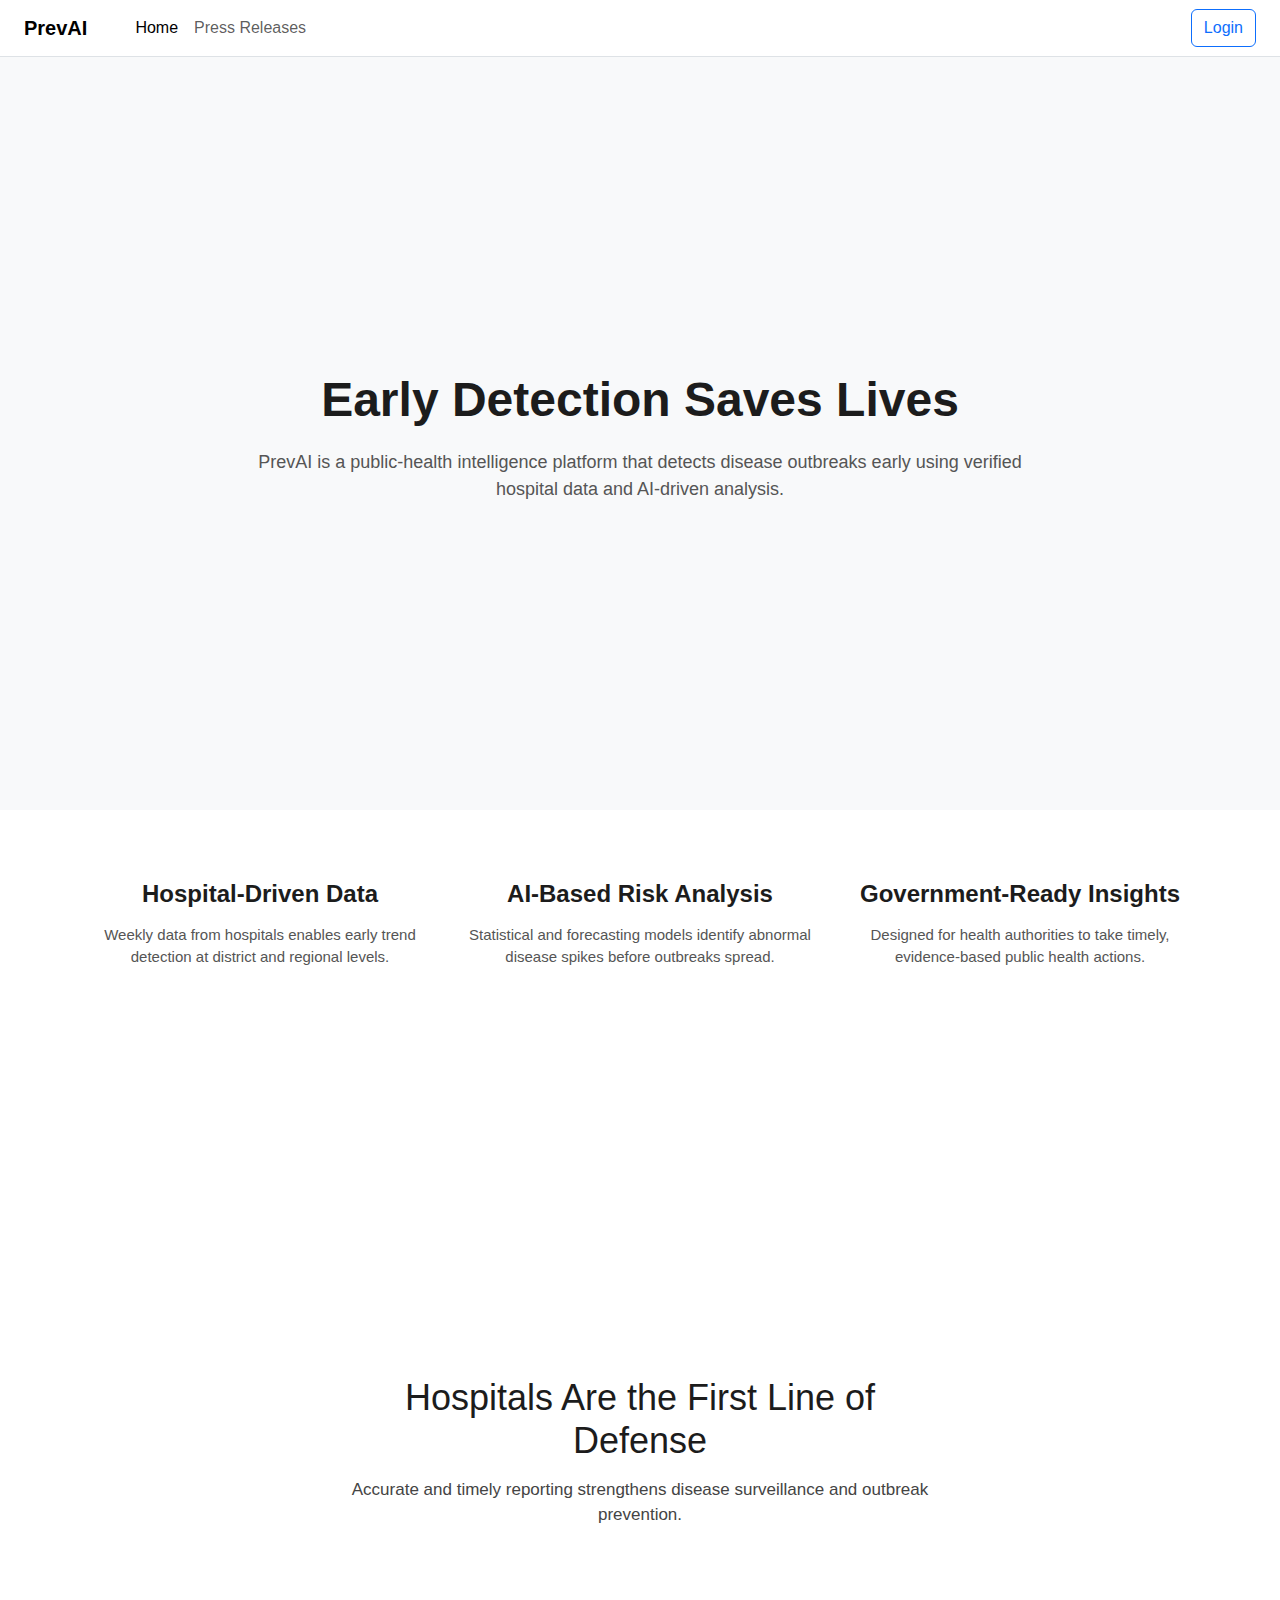
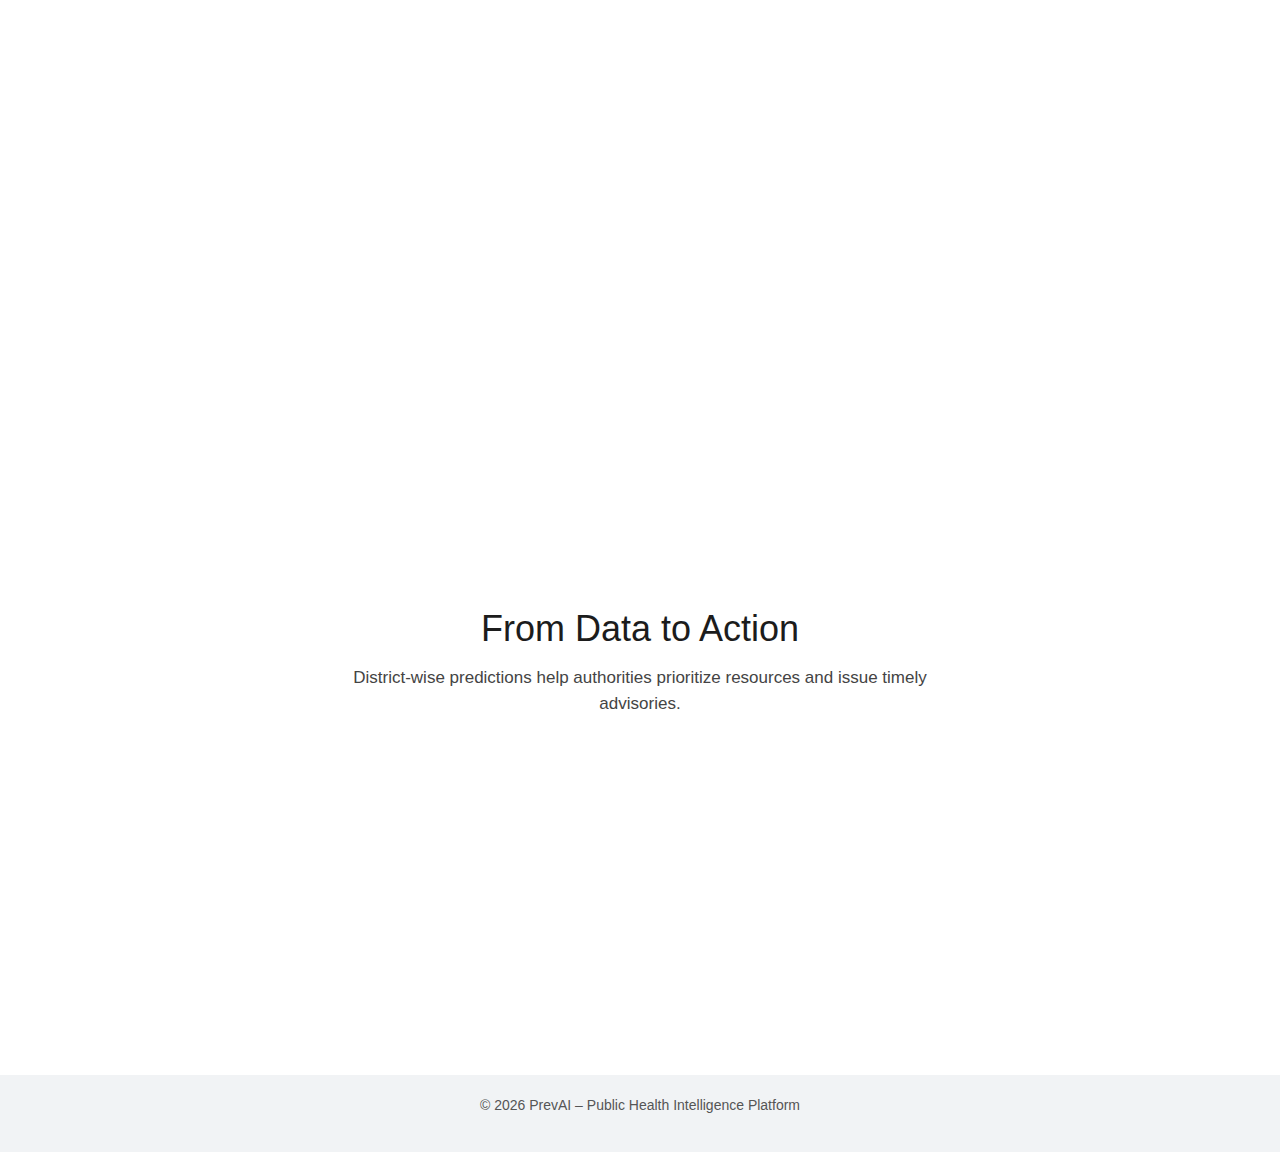
<file: frontend/index.html>
<!DOCTYPE html>
<html lang="en">
<head>
  <meta charset="UTF-8" />
  <title>PrevAI – Disease Outbreak Early Warning</title>
  <meta name="viewport" content="width=device-width, initial-scale=1">

  <!-- Bootstrap -->
  <link href="https://cdn.jsdelivr.net/npm/bootstrap@5.3.2/dist/css/bootstrap.min.css" rel="stylesheet">

  <!-- Custom CSS -->
  <link rel="stylesheet" href="css/home.css">
</head>


<body>
<!-- NAVBAR -->
<nav class="navbar navbar-expand-lg navbar-light bg-white fixed-top border-bottom">
  <div class="container-fluid px-4">
    <a class="navbar-brand fw-bold" href="#">PrevAI</a>

    <div class="collapse navbar-collapse show">
      <ul class="navbar-nav me-auto ms-4">
        <li class="nav-item"><a class="nav-link active" href="#">Home</a></li>
        <li class="nav-item"><a class="nav-link" href="press.html">Press Releases</a></li>
      </ul>

      <a href="login.html" class="btn btn-outline-primary">
  Login
</a>

    </div>
  </div>
</nav>

<!-- HERO -->
<section class="hero-section">
  <div class="hero-content">
    <h1>Early Detection Saves Lives</h1>
    <p>
      PrevAI is a public-health intelligence platform that detects
      disease outbreaks early using verified hospital data and AI-driven analysis.
    </p>
  </div>
</section>


<!-- SECTION: WHY PREVAI -->
<section class="info-section glass-section">
  <div class="container">
    <div class="row g-4 text-center">

      <div class="col-md-4">
        <div class="glass-card">
          <h4>Hospital-Driven Data</h4>
          <p>
            Weekly data from hospitals enables early trend detection
            at district and regional levels.
          </p>
        </div>
      </div>

      <div class="col-md-4">
        <div class="glass-card">
          <h4>AI-Based Risk Analysis</h4>
          <p>
            Statistical and forecasting models identify abnormal
            disease spikes before outbreaks spread.
          </p>
        </div>
      </div>

      <div class="col-md-4">
        <div class="glass-card">
          <h4>Government-Ready Insights</h4>
          <p>
            Designed for health authorities to take timely,
            evidence-based public health actions.
          </p>
        </div>
      </div>

    </div>
  </div>
</section>


<!-- IMAGE SCROLL SECTION 1 -->
<section class="image-section img-1">
  <div class="image-overlay">
    <h2>Hospitals Are the First Line of Defense</h2>
    <p>
      Accurate and timely reporting strengthens disease surveillance
      and outbreak prevention.
    </p>
  </div>
</section>

<!-- IMAGE SCROLL SECTION 2 -->
<section class="image-section img-2">
  <div class="image-overlay">
    <h2>From Data to Action</h2>
    <p>
      District-wise predictions help authorities prioritize
      resources and issue timely advisories.
    </p>
  </div>
</section>

<!-- FOOTER -->
<footer class="footer">
  <p>© 2026 PrevAI – Public Health Intelligence Platform</p>
</footer>
<script>
async function loadLatestPress() {
  try {
    const res = await fetch("http://127.0.0.1:8000/press");
    const data = await res.json();

    if (!data.length) return;

    const p = data[0];

    document.getElementById("latestPress").innerHTML = `
      <div class="card mt-3">
        <div class="card-body">
          <h5>${p.title}</h5>
          <p>${p.content}</p>
          <small class="text-muted">${p.date}</small>
        </div>
      </div>
    `;
  } catch (err) {
    console.error(err);
  }
}

loadLatestPress();
</script>

</body>
</html>
</file>
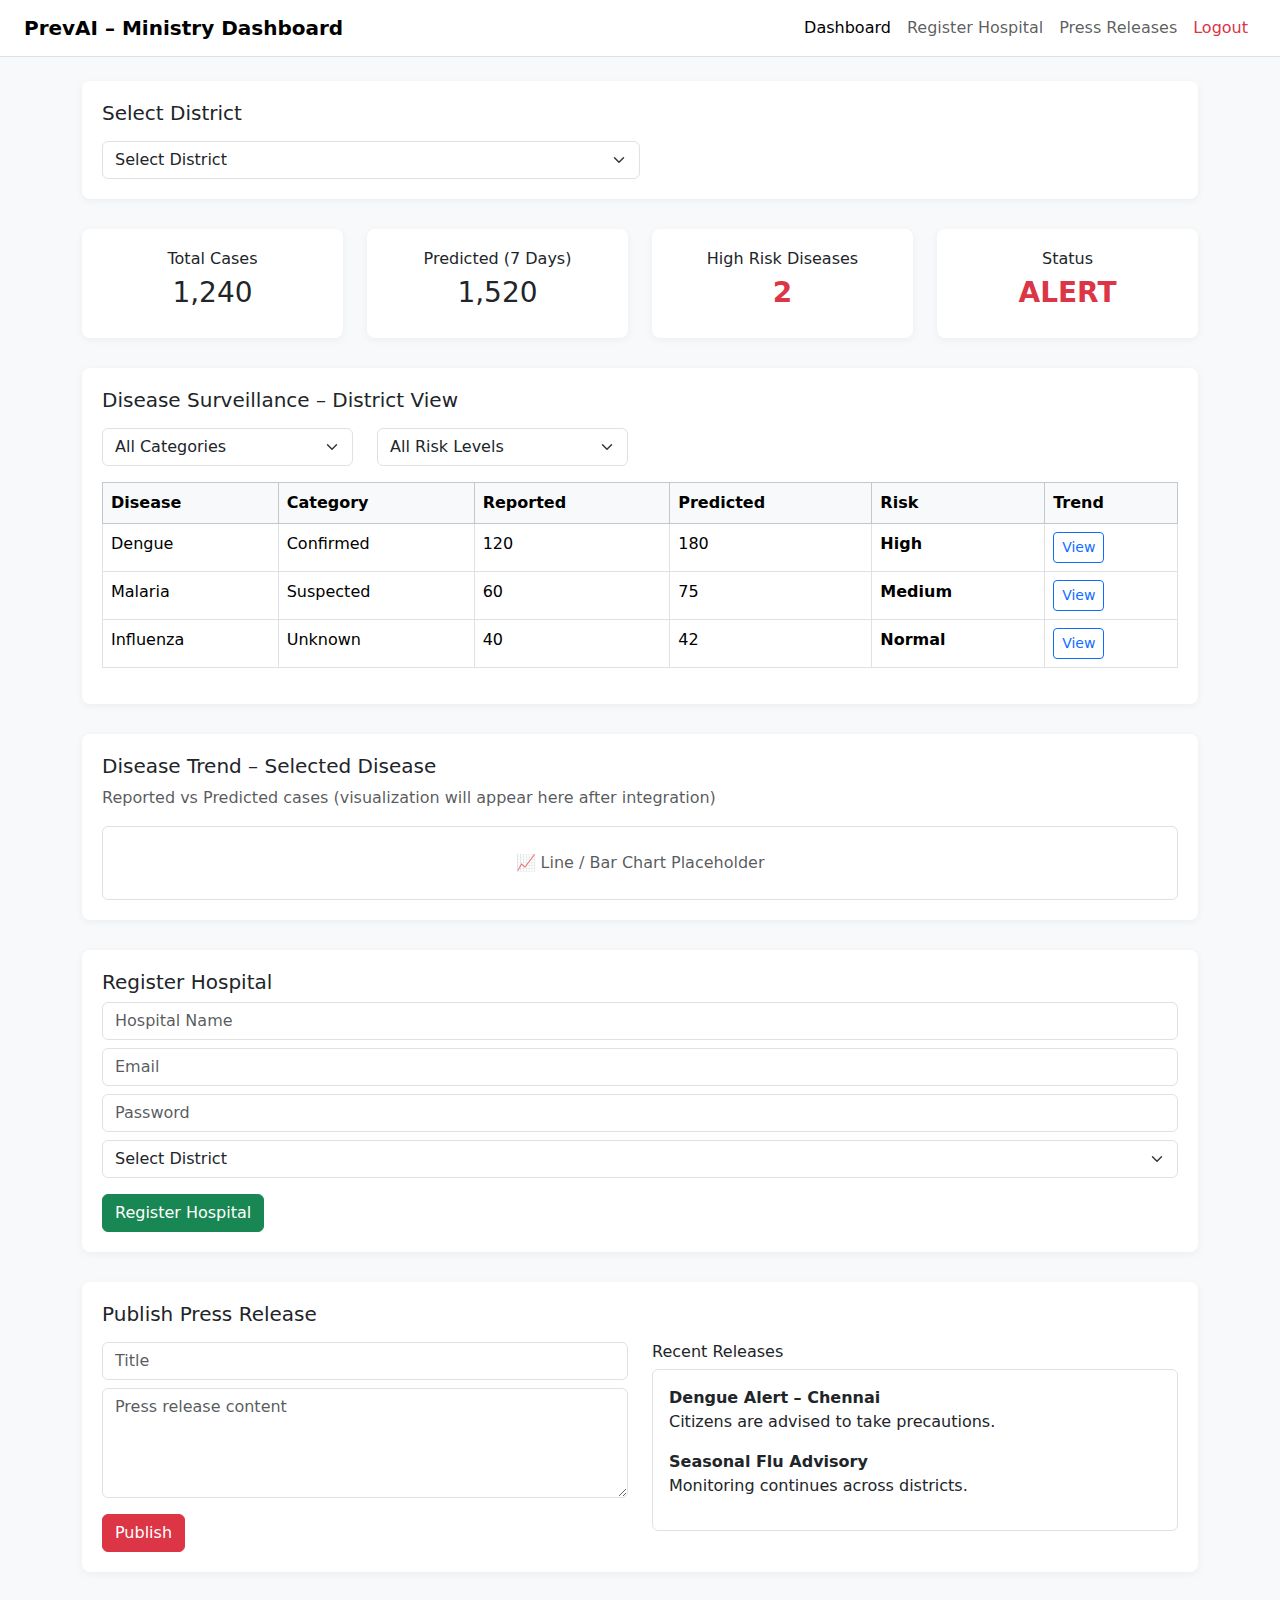
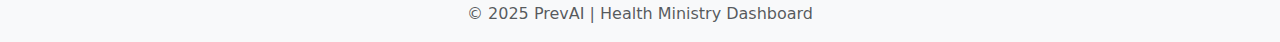
<file: frontend/hospital.html>
<!DOCTYPE html>
<html lang="en">
<head>
  <title>Health Ministry Dashboard – PrevAI</title>
  <meta charset="UTF-8">
  <meta name="viewport" content="width=device-width, initial-scale=1">

  <!-- Bootstrap -->
  <link href="https://cdn.jsdelivr.net/npm/bootstrap@5.3.2/dist/css/bootstrap.min.css" rel="stylesheet">

  <style>
    body {
      background-color: #f8f9fa;
    }
    .section-card {
      background: #ffffff;
      border-radius: 8px;
      padding: 20px;
      margin-bottom: 30px;
      box-shadow: 0 2px 8px rgba(0,0,0,0.05);
    }
    .risk-high { color: #dc3545; font-weight: bold; }
    .risk-medium { color: #fd7e14; font-weight: bold; }
    .risk-normal { color: #198754; font-weight: bold; }
  </style>
</head>

<body>

<!-- ================= NAVBAR ================= -->
<nav class="navbar navbar-expand-lg navbar-light bg-white border-bottom sticky-top">
  <div class="container-fluid px-4">
    <a class="navbar-brand fw-bold" href="#">PrevAI – Ministry Dashboard</a>

    <ul class="navbar-nav ms-auto">
      <li class="nav-item"><a class="nav-link active" href="#dashboard">Dashboard</a></li>
      <li class="nav-item"><a class="nav-link" href="#register">Register Hospital</a></li>
      <li class="nav-item"><a class="nav-link" href="#press">Press Releases</a></li>
      <li class="nav-item"><a class="nav-link text-danger" href="#">Logout</a></li>
    </ul>
  </div>
</nav>

<div class="container mt-4">

<!-- ================= DISTRICT SELECT ================= -->
<div id="dashboard" class="section-card">
  <h5 class="mb-3">Select District</h5>

  <select class="form-select w-50">
    <option selected>Select District</option>
    <option>Chennai</option>
    <option>Coimbatore</option>
    <option>Madurai</option>
    <option>Trichy</option>
    <option>Salem</option>
  </select>
</div>

<!-- ================= OVERVIEW CARDS ================= -->
<div class="row">
  <div class="col-md-3">
    <div class="section-card text-center">
      <h6>Total Cases</h6>
      <h3>1,240</h3>
    </div>
  </div>
  <div class="col-md-3">
    <div class="section-card text-center">
      <h6>Predicted (7 Days)</h6>
      <h3>1,520</h3>
    </div>
  </div>
  <div class="col-md-3">
    <div class="section-card text-center">
      <h6>High Risk Diseases</h6>
      <h3 class="risk-high">2</h3>
    </div>
  </div>
  <div class="col-md-3">
    <div class="section-card text-center">
      <h6>Status</h6>
      <h3 class="risk-high">ALERT</h3>
    </div>
  </div>
</div>

<!-- ================= SURVEILLANCE TABLE ================= -->
<div class="section-card">
  <h5 class="mb-3">Disease Surveillance – District View</h5>

  <!-- Filters (UI only) -->
  <div class="row mb-3">
    <div class="col-md-3">
      <select class="form-select">
        <option>All Categories</option>
        <option>Confirmed</option>
        <option>Suspected</option>
        <option>Unknown</option>
      </select>
    </div>
    <div class="col-md-3">
      <select class="form-select">
        <option>All Risk Levels</option>
        <option>High</option>
        <option>Medium</option>
        <option>Normal</option>
      </select>
    </div>
  </div>

  <table class="table table-bordered table-hover">
    <thead class="table-light">
      <tr>
        <th>Disease</th>
        <th>Category</th>
        <th>Reported</th>
        <th>Predicted</th>
        <th>Risk</th>
        <th>Trend</th>
      </tr>
    </thead>
    <tbody>
      <tr>
        <td>Dengue</td>
        <td>Confirmed</td>
        <td>120</td>
        <td>180</td>
        <td class="risk-high">High</td>
        <td><button class="btn btn-sm btn-outline-primary">View</button></td>
      </tr>
      <tr>
        <td>Malaria</td>
        <td>Suspected</td>
        <td>60</td>
        <td>75</td>
        <td class="risk-medium">Medium</td>
        <td><button class="btn btn-sm btn-outline-primary">View</button></td>
      </tr>
      <tr>
        <td>Influenza</td>
        <td>Unknown</td>
        <td>40</td>
        <td>42</td>
        <td class="risk-normal">Normal</td>
        <td><button class="btn btn-sm btn-outline-primary">View</button></td>
      </tr>
    </tbody>
  </table>
</div>

<!-- ================= CHART PLACEHOLDER ================= -->
<div class="section-card">
  <h5>Disease Trend – Selected Disease</h5>
  <p class="text-muted">
    Reported vs Predicted cases (visualization will appear here after integration)
  </p>

  <div class="border rounded p-4 text-center text-muted">
    📈 Line / Bar Chart Placeholder
  </div>
</div>

<!-- ================= REGISTER HOSPITAL ================= -->
<div id="register" class="section-card">
  <h5>Register Hospital</h5>

  <form>
    <input type="text" class="form-control mt-2" placeholder="Hospital Name">
    <input type="email" class="form-control mt-2" placeholder="Email">
    <input type="password" class="form-control mt-2" placeholder="Password">

    <select class="form-select mt-2">
      <option>Select District</option>
      <option>Chennai</option>
      <option>Coimbatore</option>
      <option>Madurai</option>
    </select>

    <button class="btn btn-success mt-3">Register Hospital</button>
  </form>
</div>

<!-- ================= PRESS RELEASE ================= -->
<div id="press" class="section-card">
  <h5>Publish Press Release</h5>

  <div class="row">
    <div class="col-md-6">
      <input type="text" class="form-control mt-2" placeholder="Title">
      <textarea class="form-control mt-2" rows="4" placeholder="Press release content"></textarea>
      <button class="btn btn-danger mt-3">Publish</button>
    </div>

    <div class="col-md-6">
      <h6 class="mt-2">Recent Releases</h6>
      <div class="border rounded p-3 mt-2">
        <p><strong>Dengue Alert – Chennai</strong><br>
        Citizens are advised to take precautions.</p>

        <p><strong>Seasonal Flu Advisory</strong><br>
        Monitoring continues across districts.</p>
      </div>
    </div>
  </div>
</div>

<!-- ================= FOOTER ================= -->
<footer class="text-center text-muted mt-4 mb-3">
  © 2025 PrevAI | Health Ministry Dashboard
</footer>

</div>
</body>
</html>
</file>
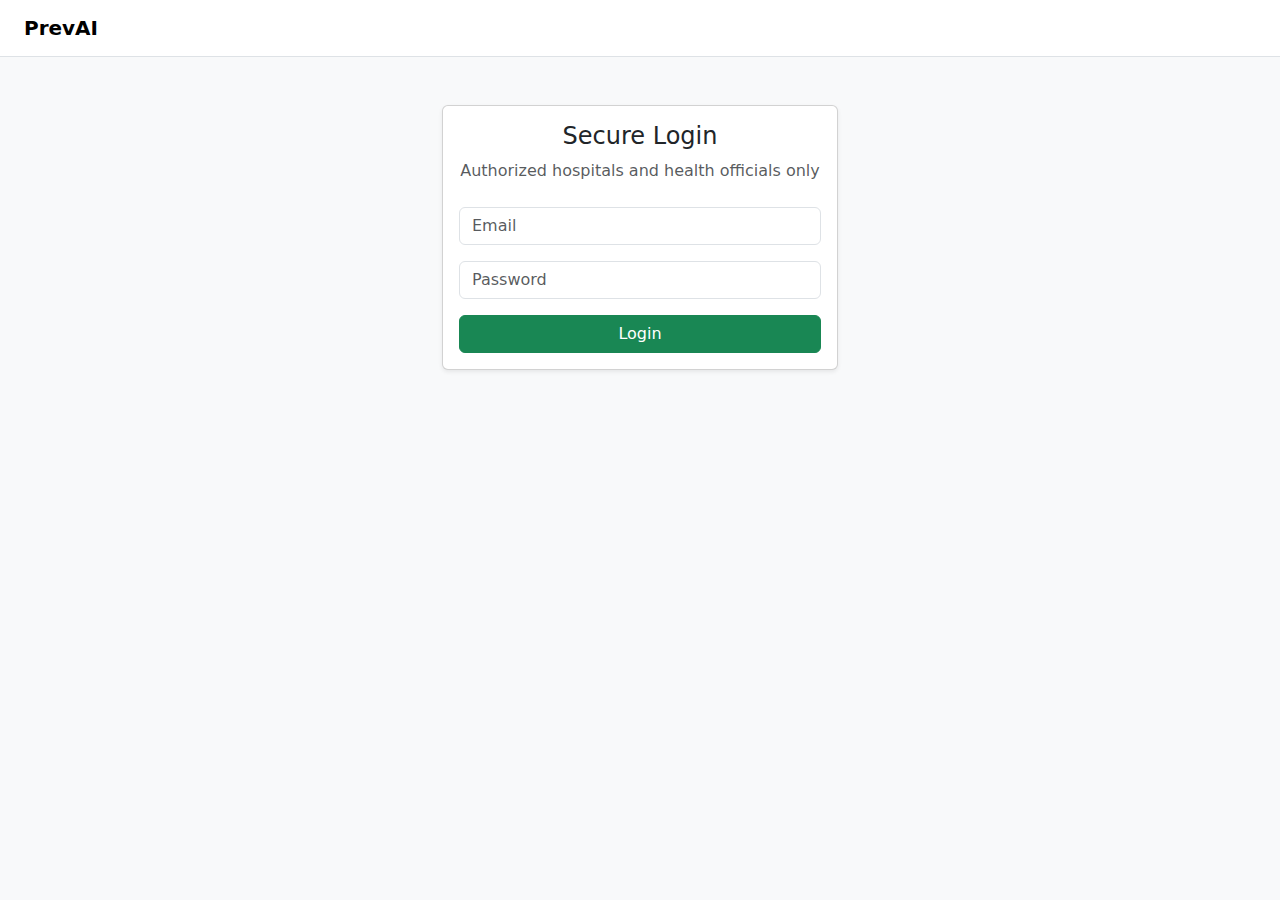
<file: frontend/login.html>
<!DOCTYPE html>
<html>
<head>
  <title>Login – PrevAI</title>
  <meta charset="UTF-8">

  <!-- Bootstrap -->
  <link href="https://cdn.jsdelivr.net/npm/bootstrap@5.3.2/dist/css/bootstrap.min.css" rel="stylesheet">
</head>

<body class="bg-light">

<!-- NAVBAR -->
<nav class="navbar navbar-light bg-white border-bottom">
  <div class="container-fluid px-4">
    <a class="navbar-brand fw-bold" href="index.html">PrevAI</a>
  </div>
</nav>

<!-- LOGIN CARD -->
<div class="container mt-5" style="max-width:420px;">
  <div class="card shadow-sm">
    <div class="card-body">

      <h4 class="text-center mb-2">Secure Login</h4>
      <p class="text-center text-muted mb-4">
        Authorized hospitals and health officials only
      </p>

      <!-- FORM -->
      <form onsubmit="loginUser(event)">

        <input
          type="email"
          id="email"
          class="form-control mb-3"
          placeholder="Email"
          required
        >

        <input
          type="password"
          id="password"
          class="form-control mb-3"
          placeholder="Password"
          required
        >
        <button type="submit" class="btn btn-success w-100">
          Login
        </button>

      </form>

    </div>
  </div>
</div>

<!-- SCRIPT -->
<script>
async function loginUser(event) {
  event.preventDefault(); // stop reload

  const email = document.getElementById("email").value;
  const password = document.getElementById("password").value;

  try {
    const response = await fetch("http://127.0.0.1:8000/login", {
      method: "POST",
      headers: {
        "Content-Type": "application/json"
      },
      body: JSON.stringify({
        email: email,
        password: password
      })
    });

    const data = await response.json();

    if (data.status === "success") {

  localStorage.setItem("role", data.role);
  localStorage.setItem("email", data.email);
  localStorage.setItem("region", data.region);

  if (data.role === "ministry") {
    window.location.href = "ministry.html";
  } else {
    window.location.href = "hospital.html";
  }
}else {
      alert("Invalid email or password");
    }

  } catch (error) {
    alert("Backend not reachable. Please run the server.");
  }
}
</script>

</body>
</html>
</file>
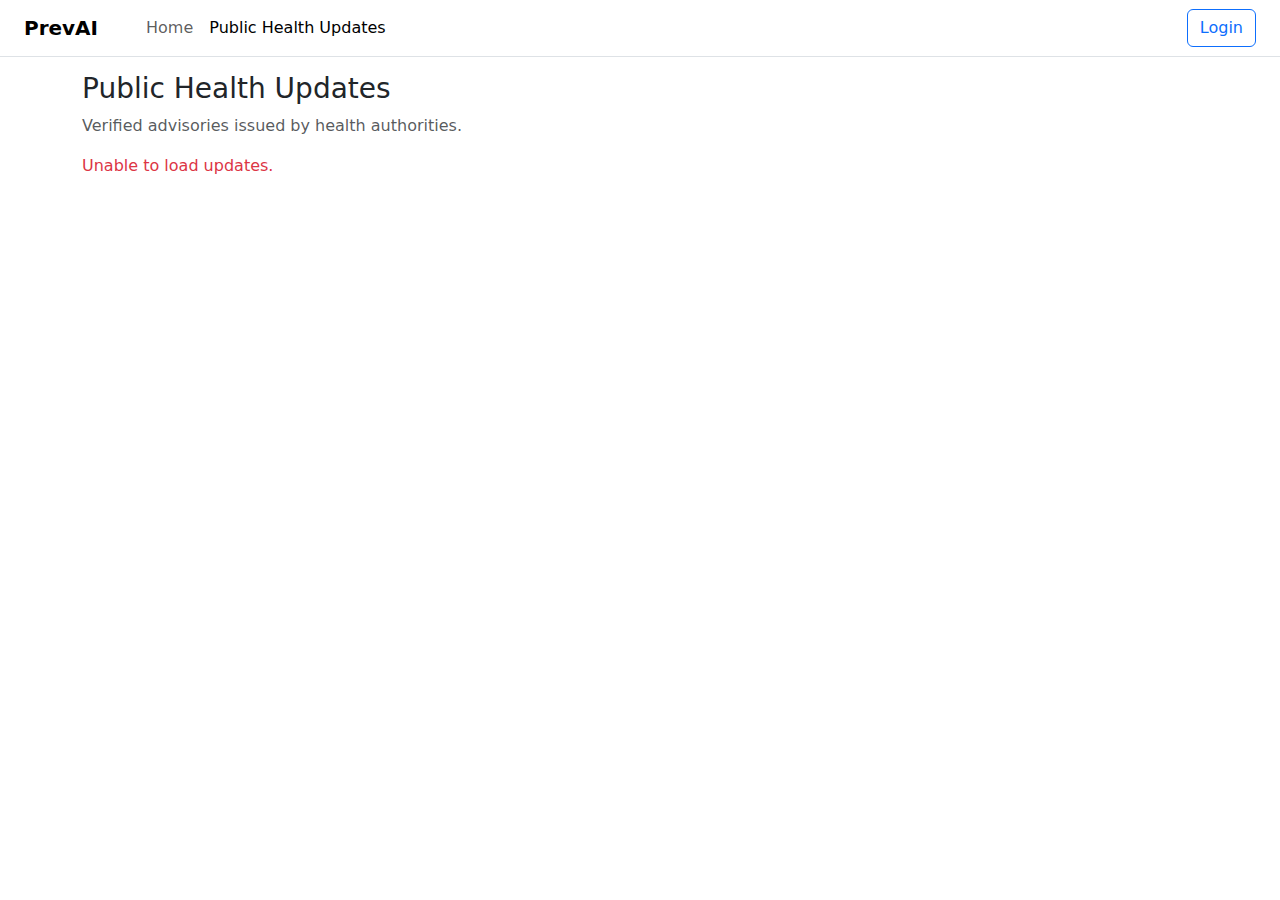
<file: frontend/press.html>
<!DOCTYPE html>
<html lang="en">
<head>
  <title>Public Health Updates – PrevAI</title>
  <meta name="viewport" content="width=device-width, initial-scale=1">

  <!-- Bootstrap -->
  <link
    href="https://cdn.jsdelivr.net/npm/bootstrap@5.3.2/dist/css/bootstrap.min.css"
    rel="stylesheet"
  >

  <!-- Optional custom CSS -->
  <link href="css/style.css" rel="stylesheet">
</head>

<body>

<!-- ================= NAVBAR ================= -->
<nav class="navbar navbar-expand-lg navbar-light bg-white fixed-top border-bottom">
  <div class="container-fluid px-4">

    <a class="navbar-brand fw-bold" href="index.html">PrevAI</a>

    <button
      class="navbar-toggler"
      type="button"
      data-bs-toggle="collapse"
      data-bs-target="#mainNavbar"
    >
      <span class="navbar-toggler-icon"></span>
    </button>

    <div class="collapse navbar-collapse" id="mainNavbar">
      <ul class="navbar-nav me-auto ms-4">
        <li class="nav-item">
          <a class="nav-link" href="index.html">Home</a>
        </li>
        <li class="nav-item">
          <a class="nav-link active" href="press.html">
            Public Health Updates
          </a>
        </li>
      </ul>

      <a href="login.html" class="btn btn-outline-primary">
        Login
      </a>
    </div>

  </div>
</nav>

<!-- ================= CONTENT ================= -->
<div class="container mt-5 pt-4">
  <h3>Public Health Updates</h3>
  <p class="text-muted">
    Verified advisories issued by health authorities.
  </p>

  <!-- Press cards will be injected here -->
  <div id="pressContainer"></div>
</div>

<!-- ================= JS ================= -->
<script>
async function loadPress() {
  try {
    const response = await fetch("http://127.0.0.1:8000/press");
    const data = await response.json();

    const container = document.getElementById("pressContainer");
    container.innerHTML = "";

    if (data.length === 0) {
      container.innerHTML =
        "<p class='text-muted'>No public advisories available.</p>";
      return;
    }

    data.forEach(item => {
      container.innerHTML += `
        <div class="card mt-4">
          <div class="card-body">
            <h5 class="card-title">${item.title}</h5>
            <p class="card-text">${item.content}</p>
            <small class="text-muted">
              Published on ${item.date}
            </small>
          </div>
        </div>
      `;
    });

  } catch (error) {
    console.error("Failed to load press releases:", error);
    document.getElementById("pressContainer").innerHTML =
      "<p class='text-danger'>Unable to load updates.</p>";
  }
}

loadPress();
</script>

<script
  src="https://cdn.jsdelivr.net/npm/bootstrap@5.3.2/dist/js/bootstrap.bundle.min.js">
</script>

</body>
</html>
</file>
<file: frontend/css/home.css>
body {
  margin: 0;
  font-family: "Segoe UI", Arial, sans-serif;
  color: #1c1c1c;
}

/* HERO */
.hero-section {
  height: 90vh;
  background: #f8f9fa;
  display: flex;
  align-items: center;
  justify-content: center;
  padding: 120px 20px 40px;
}

.hero-content {
  max-width: 800px;
  text-align: center;
}

.hero-content h1 {
  font-size: 48px;
  font-weight: 700;
  margin-bottom: 20px;
}

.hero-content p {
  font-size: 18px;
  color: #555;
}

/* INFO SECTION */
.info-section {
  padding: 70px 0;
  background: #ffffff;
}

.info-section h4 {
  font-weight: 600;
  margin-bottom: 15px;
}

.info-section p {
  color: #555;
  font-size: 15px;
}

/* IMAGE SCROLL SECTIONS */
.image-section {
  height: 90vh;
  background-size: cover;
  background-position: center;
  background-attachment: fixed;
  display: flex;
  align-items: center;
  justify-content: center;
}

.img-1 {
  background-image: url("https://images.unsplash.com/photo-1584036561566-baf8f5f1b144");
}

.img-2 {
  background-image: url("https://images.unsplash.com/photo-1579154204601-01588f351e67");
}

.image-overlay {
  background: rgba(255, 255, 255, 0.85);
  padding: 50px;
  max-width: 700px;
  text-align: center;
  border-radius: 6px;
}

.image-overlay h2 {
  font-size: 36px;
  margin-bottom: 15px;
}

.image-overlay p {
  font-size: 17px;
  color: #444;
}

/* FOOTER */
.footer {
  background: #f1f3f5;
  text-align: center;
  padding: 20px;
  font-size: 14px;
  color: #555;
}
/* DASHBOARD BOX STYLE */
.dashboard-box {
  background: #ffffff;
  border: 1px solid #e0e0e0;
  border-radius: 8px;
  padding: 25px;
  height: 100%;
}

.dashboard-box h5 {
  font-weight: 600;
  margin-bottom: 15px;
}

.status-box {
  background-color: #e7f6ff;
  border: 1px solid #b6e2f2;
  padding: 15px;
  border-radius: 6px;
  margin-top: 15px;
}
</file>
<file: frontend/css/style.css>
.hero {
  background: linear-gradient(to right, #28a745, #5cd65c);
  color: white;
  padding: 60px;
  text-align: center;
}
</file>
